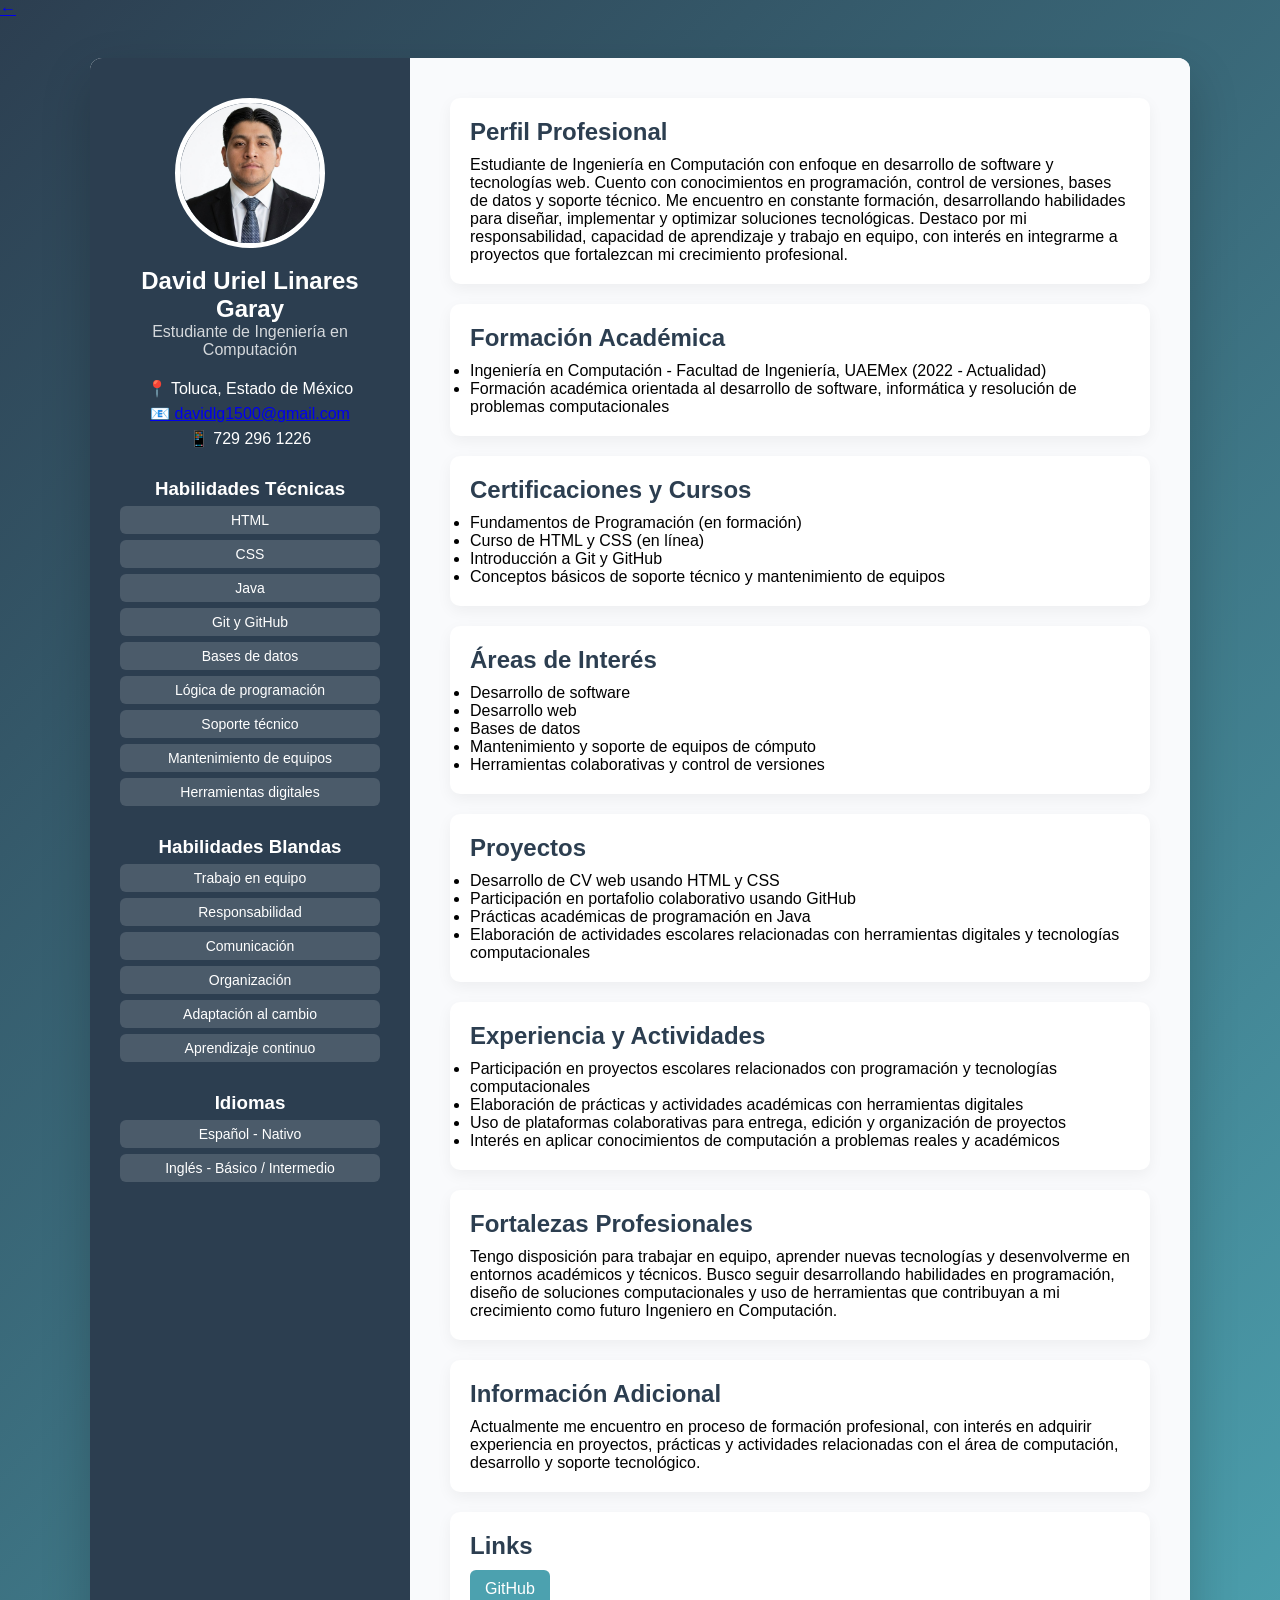
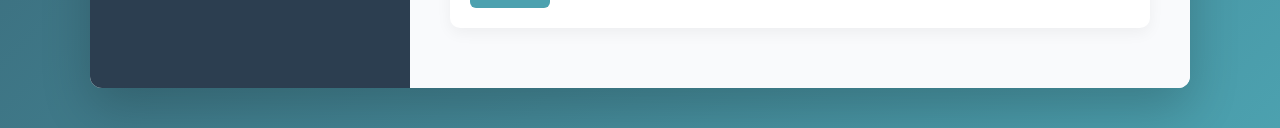
<file: cv/DavidCV/index.html>
<!DOCTYPE html>
<html lang="es">
<head>
    <meta charset="UTF-8">
    <title>CV - David Uriel Linares Garay</title>
    <link rel="stylesheet" href="../../css/styles.css">
    <meta name="viewport" content="width=device-width, initial-scale=1.0">
</head>
<body class="cv">

<a href="../../index.html" class="back-btn">←</a>

<div class="wrapper">

    <!-- SIDEBAR -->
    <aside class="sidebar">
        <img src="../../img/FOTOCV.png" alt="Foto de David Uriel Linares Garay" class="profile-pic">

        <h1 class="cv">David Uriel Linares Garay</h1>
        <p class="role">Estudiante de Ingeniería en Computación</p>

        <div class="contact">
            <p>📍 Toluca, Estado de México</p>
            <p>
                <a href="mailto:davidlg1500@gmail.com?subject=Contacto desde portafolio&body=Hola David, vi tu portafolio y me gustaría ponerme en contacto contigo." title="Enviar correo">
                    📧 davidlg1500@gmail.com
                </a>
            </p>
            <p>📱 729 296 1226</p>
        </div>

        <div class="skills">
            <h3>Habilidades Técnicas</h3>
            <div class="skill">HTML</div>
            <div class="skill">CSS</div>
            <div class="skill">Java</div>
            <div class="skill">Git y GitHub</div>
            <div class="skill">Bases de datos</div>
            <div class="skill">Lógica de programación</div>
            <div class="skill">Soporte técnico</div>
            <div class="skill">Mantenimiento de equipos</div>
            <div class="skill">Herramientas digitales</div>
        </div>

        <div class="skills">
            <h3>Habilidades Blandas</h3>
            <div class="skill">Trabajo en equipo</div>
            <div class="skill">Responsabilidad</div>
            <div class="skill">Comunicación</div>
            <div class="skill">Organización</div>
            <div class="skill">Adaptación al cambio</div>
            <div class="skill">Aprendizaje continuo</div>
        </div>

        <div class="skills">
            <h3>Idiomas</h3>
            <div class="skill">Español - Nativo</div>
            <div class="skill">Inglés - Básico / Intermedio</div>
        </div>
    </aside>

    <!-- CONTENIDO -->
    <main class="content">

        <section class="card">
            <h2>Perfil Profesional</h2>
            <p>
                Estudiante de Ingeniería en Computación con enfoque en desarrollo de software y tecnologías web.
                Cuento con conocimientos en programación, control de versiones, bases de datos y soporte técnico.
                Me encuentro en constante formación, desarrollando habilidades para diseñar, implementar y optimizar
                soluciones tecnológicas. Destaco por mi responsabilidad, capacidad de aprendizaje y trabajo en equipo,
                con interés en integrarme a proyectos que fortalezcan mi crecimiento profesional.
            </p>
        </section>

        <section class="card">
            <h2>Formación Académica</h2>
            <ul>
                <li>Ingeniería en Computación - Facultad de Ingeniería, UAEMex (2022 - Actualidad)</li>
                <li>Formación académica orientada al desarrollo de software, informática y resolución de problemas computacionales</li>
            </ul>
        </section>

        <section class="card">
            <h2>Certificaciones y Cursos</h2>
            <ul>
                <li>Fundamentos de Programación (en formación)</li>
                <li>Curso de HTML y CSS (en línea)</li>
                <li>Introducción a Git y GitHub</li>
                <li>Conceptos básicos de soporte técnico y mantenimiento de equipos</li>
            </ul>
        </section>

        <section class="card">
            <h2>Áreas de Interés</h2>
            <ul>
                <li>Desarrollo de software</li>
                <li>Desarrollo web</li>
                <li>Bases de datos</li>
                <li>Mantenimiento y soporte de equipos de cómputo</li>
                <li>Herramientas colaborativas y control de versiones</li>
            </ul>
        </section>

        <section class="card">
            <h2>Proyectos</h2>
            <ul>
                <li>Desarrollo de CV web usando HTML y CSS</li>
                <li>Participación en portafolio colaborativo usando GitHub</li>
                <li>Prácticas académicas de programación en Java</li>
                <li>Elaboración de actividades escolares relacionadas con herramientas digitales y tecnologías computacionales</li>
            </ul>
        </section>

        <section class="card">
            <h2>Experiencia y Actividades</h2>
            <ul>
                <li>Participación en proyectos escolares relacionados con programación y tecnologías computacionales</li>
                <li>Elaboración de prácticas y actividades académicas con herramientas digitales</li>
                <li>Uso de plataformas colaborativas para entrega, edición y organización de proyectos</li>
                <li>Interés en aplicar conocimientos de computación a problemas reales y académicos</li>
            </ul>
        </section>

        <section class="card">
            <h2>Fortalezas Profesionales</h2>
            <p>
                Tengo disposición para trabajar en equipo, aprender nuevas tecnologías y desenvolverme
                en entornos académicos y técnicos. Busco seguir desarrollando habilidades en programación,
                diseño de soluciones computacionales y uso de herramientas que contribuyan a mi crecimiento
                como futuro Ingeniero en Computación.
            </p>
        </section>

        <section class="card">
            <h2>Información Adicional</h2>
            <p>
                Actualmente me encuentro en proceso de formación profesional, con interés en adquirir
                experiencia en proyectos, prácticas y actividades relacionadas con el área de computación,
                desarrollo y soporte tecnológico.
            </p>
        </section>

        <section class="card">
            <h2>Links</h2>
            <a href="https://github.com/TU_USUARIO_GITHUB" target="_blank" class="btn">GitHub</a>
        </section>

    </main>

</div>

</body>
</html>
</file>
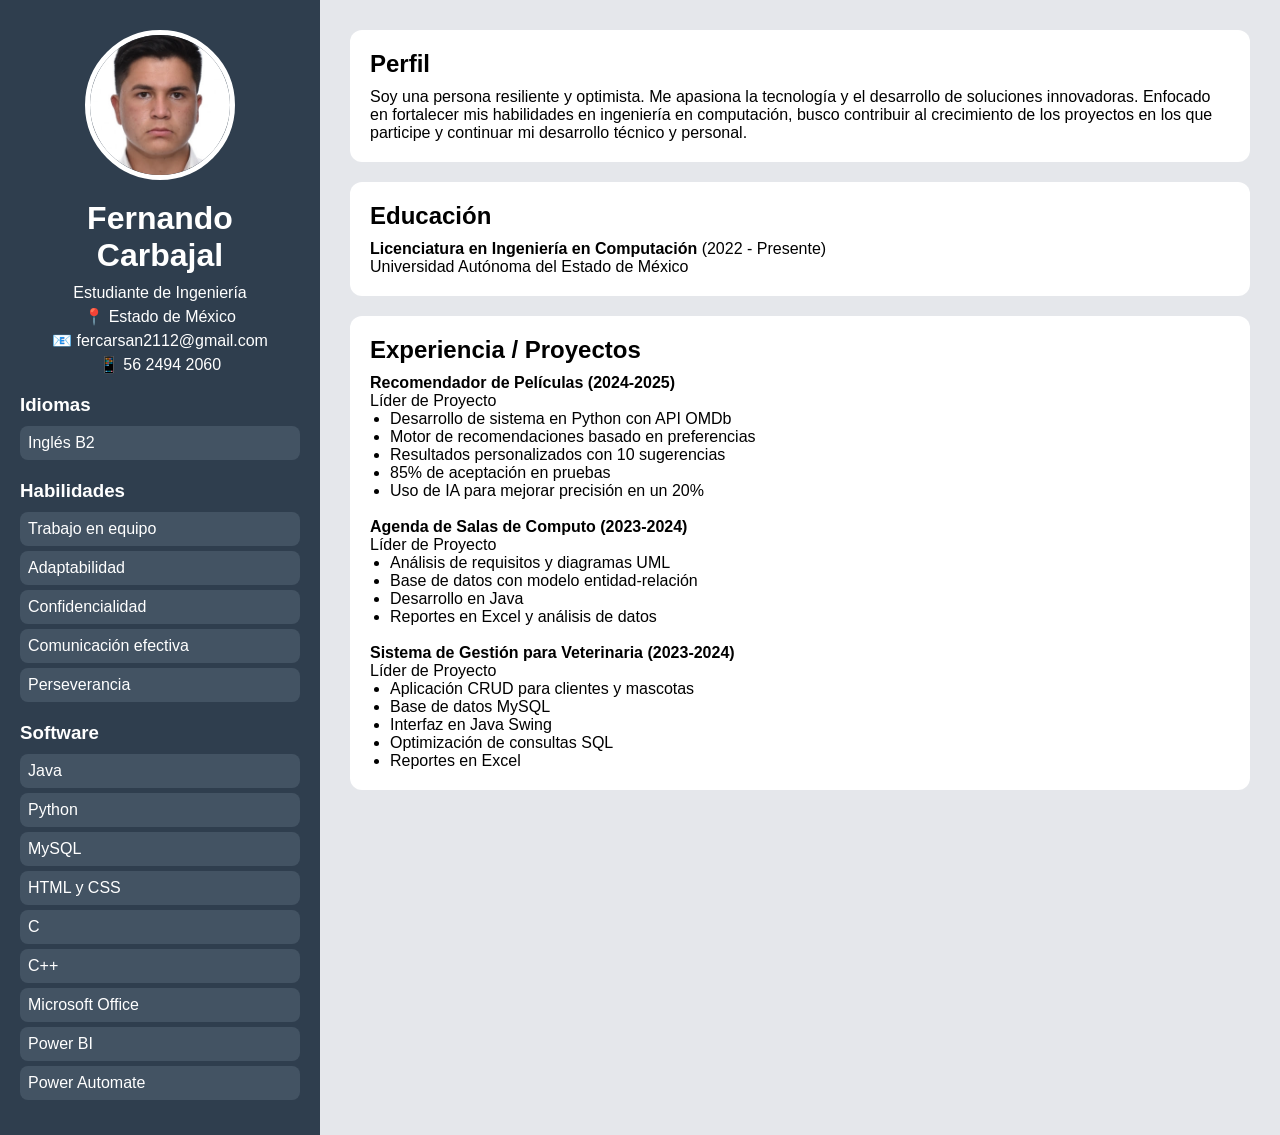
<file: cv/fernando/index.html>
<!DOCTYPE html>
<html lang="es">
<head>
<meta charset="UTF-8">
<meta name="viewport" content="width=device-width, initial-scale=1.0">
<title>Fernando Carbajal | CV</title>

<style>
*{
  margin:0;
  padding:0;
  box-sizing:border-box;
  font-family: Arial, sans-serif;
}

body{
  display:flex;
  background:#e5e7eb;
}

/* SIDEBAR */
.sidebar{
  width:320px;
  background:#2f3e4e;
  color:white;
  padding:30px 20px;
}

.sidebar img{
  width:150px;
  height:150px;
  border-radius:50%;
  border:5px solid white;
  object-fit:cover;
  display:block;
  margin:0 auto 20px;
}

.sidebar h1{
  text-align:center;
  margin-bottom:10px;
}

.sidebar p{
  text-align:center;
  margin:5px 0;
}

.section{
  margin-top:20px;
}

.section h3{
  margin-bottom:10px;
}

.item{
  background:#435363;
  padding:8px;
  margin:5px 0;
  border-radius:8px;
}

/* CONTENIDO */
.content{
  flex:1;
  padding:30px;
}

.card{
  background:white;
  padding:20px;
  border-radius:12px;
  margin-bottom:20px;
}

.card h2{
  margin-bottom:10px;
}

ul{
  margin-left:20px;
}
</style>
</head>

<body>

<div class="sidebar">

<img src="../../img/fernando.jpeg">

<h1>Fernando Carbajal</h1>
<p>Estudiante de Ingeniería</p>

<p>📍 Estado de México</p>
<p>📧 fercarsan2112@gmail.com</p>
<p>📱 56 2494 2060</p>

<div class="section">
<h3>Idiomas</h3>
<div class="item">Inglés B2</div>
</div>

<div class="section">
<h3>Habilidades</h3>
<div class="item">Trabajo en equipo</div>
<div class="item">Adaptabilidad</div>
<div class="item">Confidencialidad</div>
<div class="item">Comunicación efectiva</div>
<div class="item">Perseverancia</div>
</div>

<div class="section">
<h3>Software</h3>
<div class="item">Java</div>
<div class="item">Python</div>
<div class="item">MySQL</div>
<div class="item">HTML y CSS</div>
<div class="item">C</div>
<div class="item">C++</div>
<div class="item">Microsoft Office</div>
<div class="item">Power BI</div>
<div class="item">Power Automate</div>
</div>

</div>

<div class="content">

<div class="card">
<h2>Perfil</h2>
<p>
Soy una persona resiliente y optimista. Me apasiona la tecnología y el desarrollo de soluciones innovadoras.
Enfocado en fortalecer mis habilidades en ingeniería en computación, busco contribuir al crecimiento de los
proyectos en los que participe y continuar mi desarrollo técnico y personal.
</p>
</div>

<div class="card">
<h2>Educación</h2>
<p><b>Licenciatura en Ingeniería en Computación</b> (2022 - Presente)</p>
<p>Universidad Autónoma del Estado de México</p>
</div>

<div class="card">
<h2>Experiencia / Proyectos</h2>

<p><b>Recomendador de Películas (2024-2025)</b></p>
<p>Líder de Proyecto</p>
<ul>
<li>Desarrollo de sistema en Python con API OMDb</li>
<li>Motor de recomendaciones basado en preferencias</li>
<li>Resultados personalizados con 10 sugerencias</li>
<li>85% de aceptación en pruebas</li>
<li>Uso de IA para mejorar precisión en un 20%</li>
</ul>

<br>

<p><b>Agenda de Salas de Computo (2023-2024)</b></p>
<p>Líder de Proyecto</p>
<ul>
<li>Análisis de requisitos y diagramas UML</li>
<li>Base de datos con modelo entidad-relación</li>
<li>Desarrollo en Java</li>
<li>Reportes en Excel y análisis de datos</li>
</ul>

<br>

<p><b>Sistema de Gestión para Veterinaria (2023-2024)</b></p>
<p>Líder de Proyecto</p>
<ul>
<li>Aplicación CRUD para clientes y mascotas</li>
<li>Base de datos MySQL</li>
<li>Interfaz en Java Swing</li>
<li>Optimización de consultas SQL</li>
<li>Reportes en Excel</li>
</ul>

</div>

</div>

</body>
</html>
</file>
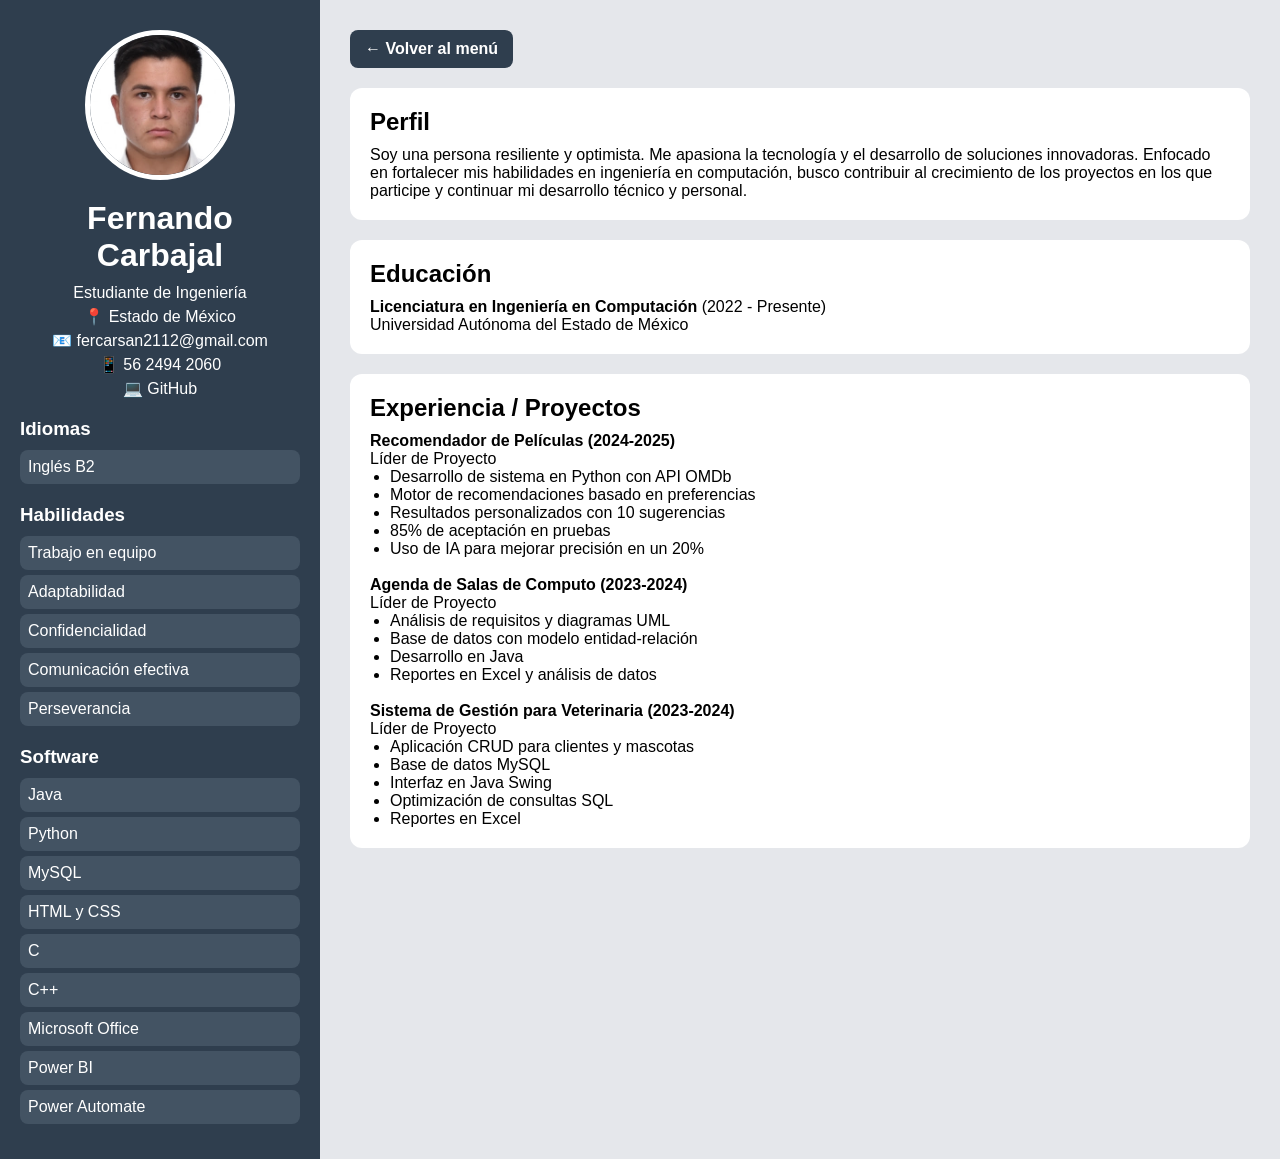
<file: cv/FernandoC/index.html>
<!DOCTYPE html>
<html lang="es">
<head>
<meta charset="UTF-8">
<meta name="viewport" content="width=device-width, initial-scale=1.0">
<title>Fernando Carbajal | CV</title>

<style>
*{
  margin:0;
  padding:0;
  box-sizing:border-box;
  font-family: Arial, sans-serif;
}

body{
  display:flex;
  background:#e5e7eb;
}

.btn-volver{
  display:inline-block;
  margin-bottom:20px;
  padding:10px 15px;
  background:#2f3e4e;
  color:white;
  text-decoration:none;
  border-radius:8px;
  font-weight:bold;
}

.btn-volver:hover{
  background:#1e2a36;
}
/* SIDEBAR */
.sidebar{
  width:320px;
  background:#2f3e4e;
  color:white;
  padding:30px 20px;
}

.sidebar img{
  width:150px;
  height:150px;
  border-radius:50%;
  border:5px solid white;
  object-fit:cover;
  display:block;
  margin:0 auto 20px;
}

.sidebar h1{
  text-align:center;
  margin-bottom:10px;
}

.sidebar p{
  text-align:center;
  margin:5px 0;
}

.sidebar a{
  color:white;
  text-decoration:none;
}

.sidebar a:hover{
  text-decoration:underline;
}

.section{
  margin-top:20px;
}

.section h3{
  margin-bottom:10px;
}

.item{
  background:#435363;
  padding:8px;
  margin:5px 0;
  border-radius:8px;
}

/* CONTENIDO */
.content{
  flex:1;
  padding:30px;
}

.back-btn{
  display:inline-block;
  background:#2f3e4e;
  color:white;
  border:none;
  padding:10px 18px;
  border-radius:10px;
  cursor:pointer;
  margin-bottom:20px;
  font-size:16px;
}

.back-btn:hover{
  background:#435363;
}

.card{
  background:white;
  padding:20px;
  border-radius:12px;
  margin-bottom:20px;
}

.card h2{
  margin-bottom:10px;
}

ul{
  margin-left:20px;
}
</style>
</head>

<body>

<div class="sidebar">

<img src="../../img/fernando.png" alt="Foto de Fernando Carbajal">

<h1>Fernando Carbajal</h1>
<p>Estudiante de Ingeniería</p>

<p>📍 Estado de México</p>
<p>📧 <a href="mailto:fercarsan2112@gmail.com">fercarsan2112@gmail.com</a></p>
<p>📱 56 2494 2060</p>
<p>💻 <a href="https://github.com/carsan211204-commits" target="_blank">GitHub</a></p>

<div class="section">
<h3>Idiomas</h3>
<div class="item">Inglés B2</div>
</div>

<div class="section">
<h3>Habilidades</h3>
<div class="item">Trabajo en equipo</div>
<div class="item">Adaptabilidad</div>
<div class="item">Confidencialidad</div>
<div class="item">Comunicación efectiva</div>
<div class="item">Perseverancia</div>
</div>

<div class="section">
<h3>Software</h3>
<div class="item">Java</div>
<div class="item">Python</div>
<div class="item">MySQL</div>
<div class="item">HTML y CSS</div>
<div class="item">C</div>
<div class="item">C++</div>
<div class="item">Microsoft Office</div>
<div class="item">Power BI</div>
<div class="item">Power Automate</div>
</div>

</div>

<div class="content">

<a href="../../index.html" class="btn-volver">← Volver al menú</a>

<div class="card">
<h2>Perfil</h2>
<p>
Soy una persona resiliente y optimista. Me apasiona la tecnología y el desarrollo de soluciones innovadoras.
Enfocado en fortalecer mis habilidades en ingeniería en computación, busco contribuir al crecimiento de los
proyectos en los que participe y continuar mi desarrollo técnico y personal.
</p>
</div>

<div class="card">
<h2>Educación</h2>
<p><b>Licenciatura en Ingeniería en Computación</b> (2022 - Presente)</p>
<p>Universidad Autónoma del Estado de México</p>
</div>

<div class="card">
<h2>Experiencia / Proyectos</h2>

<p><b>Recomendador de Películas (2024-2025)</b></p>
<p>Líder de Proyecto</p>
<ul>
<li>Desarrollo de sistema en Python con API OMDb</li>
<li>Motor de recomendaciones basado en preferencias</li>
<li>Resultados personalizados con 10 sugerencias</li>
<li>85% de aceptación en pruebas</li>
<li>Uso de IA para mejorar precisión en un 20%</li>
</ul>

<br>

<p><b>Agenda de Salas de Computo (2023-2024)</b></p>
<p>Líder de Proyecto</p>
<ul>
<li>Análisis de requisitos y diagramas UML</li>
<li>Base de datos con modelo entidad-relación</li>
<li>Desarrollo en Java</li>
<li>Reportes en Excel y análisis de datos</li>
</ul>

<br>

<p><b>Sistema de Gestión para Veterinaria (2023-2024)</b></p>
<p>Líder de Proyecto</p>
<ul>
<li>Aplicación CRUD para clientes y mascotas</li>
<li>Base de datos MySQL</li>
<li>Interfaz en Java Swing</li>
<li>Optimización de consultas SQL</li>
<li>Reportes en Excel</li>
</ul>

</div>

</div>

</body>
</html>
</file>
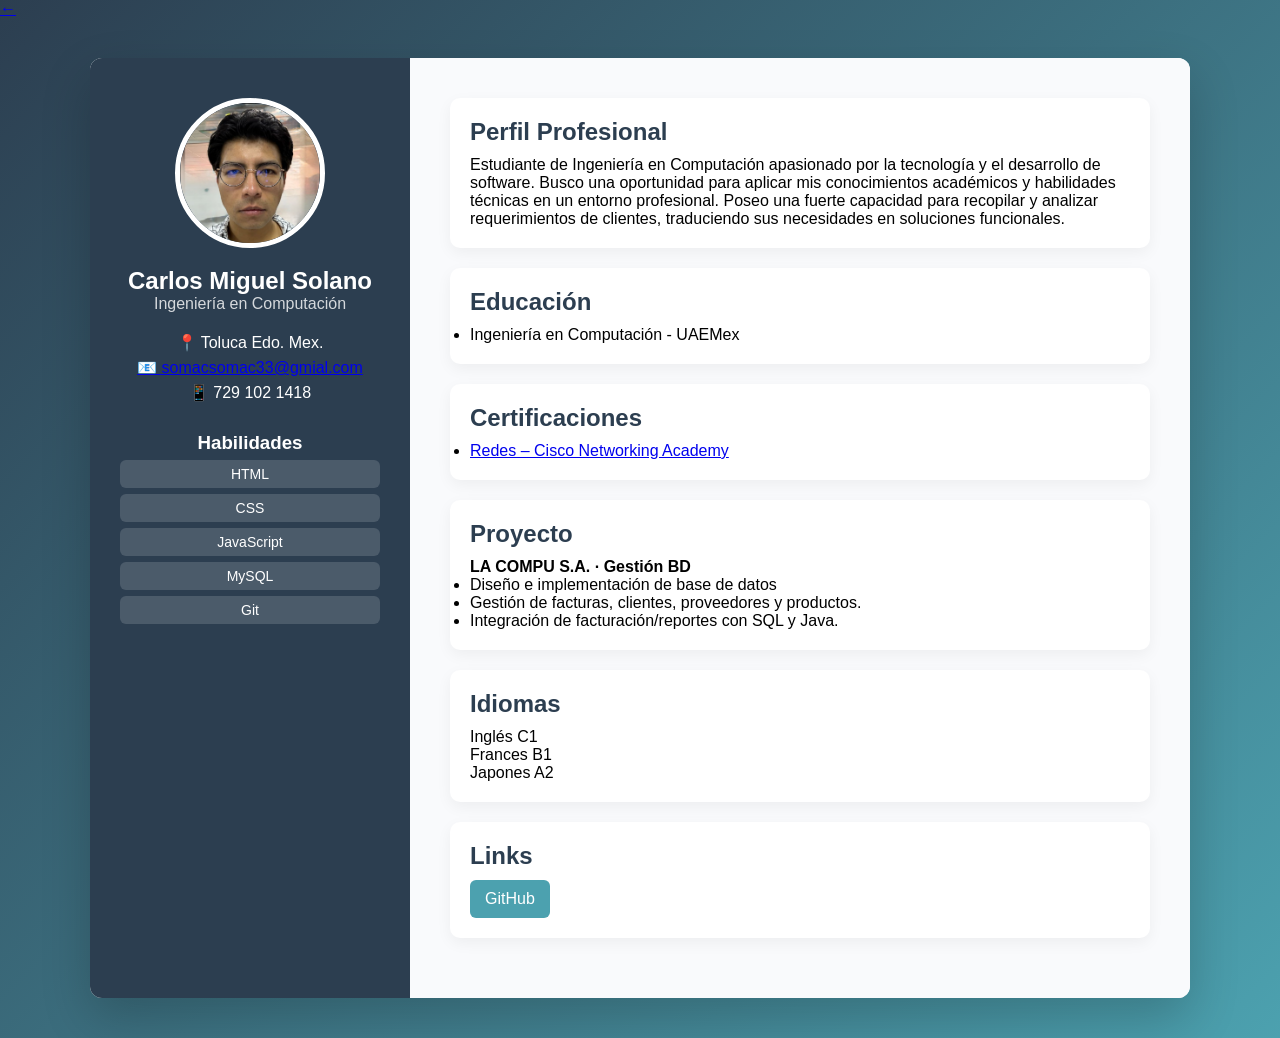
<file: cv/carlos/CV.html>
<!DOCTYPE html>
<html lang="es">
<head>
    <meta charset="UTF-8">
    <title>CV - Carlos Miguel Solano</title>
    <link rel="stylesheet" href="../../css/styles.css">
    <meta name="viewport" content="width=device-width, initial-scale=1.0">
</head>
<body class="cv">

<a href="../../index.html" class="back-btn">←</a>

<div class="wrapper">

    <aside class="sidebar">
        <img src="../../img/CS.png" alt="Foto de perfil" class="profile-pic">

        <h1 class="cv">Carlos Miguel Solano</h1>
        <p class="role">Ingeniería en Computación</p>

        <div class="contact">
            <p>📍 Toluca Edo. Mex.</p>
            <p>
                <a href="mailto:somacsomac33@gmial.com?subject=Contacto desde portafolio&body=Hola Carlos, vi tu portafolio..." title="Enviar Correo">
                    📧 somacsomac33@gmial.com
                </a>
            </p>
            <p>📱 729 102 1418</p>
        </div>

        <div class="skills">
            <h3>Habilidades</h3>
            <div class="skill">HTML</div>
            <div class="skill">CSS</div>
            <div class="skill">JavaScript</div>
            <div class="skill">MySQL</div>
            <div class="skill">Git</div>
        </div>
    </aside>

    <main class="content">

        <section class="card">
            <h2>Perfil Profesional</h2>
            <p>
                Estudiante de Ingeniería en Computación 
                apasionado por la tecnología y el desarrollo de software. 
                Busco una oportunidad para aplicar mis 
                conocimientos académicos y habilidades técnicas en un entorno profesional. 
                Poseo una fuerte capacidad para recopilar 
                y analizar requerimientos de clientes, 
                traduciendo sus necesidades en soluciones funcionales.
            </p>
        </section>

        <section class="card">
            <h2>Educación</h2>
            <ul>
                <li>Ingeniería en Computación - UAEMex</li>
            </ul>
        </section>

        <section class="card">
            <h2>Certificaciones</h2>
            <ul class="certifications">
                <li>
                    <a href="https://www.credly.com/badges/f914c578-de90-4659-85e1-2e0e8f6e10b1" target="_blank" title="Certificado">
                        Redes – Cisco Networking Academy
                    </a>
                </li>
            </ul>
        </section>

        <section class="card">
            <h2>Proyecto</h2>
            <p><strong>LA COMPU S.A. · Gestión BD</strong></p>
            <ul>
                <li>Diseño e implementación de base de datos</li>
                <li>Gestión de facturas, clientes, proveedores y productos.</li>
                <li>Integración de facturación/reportes con SQL y Java.</li>
            </ul>
        </section>

        <section class="card">
            <h2>Idiomas</h2>
            <p>Inglés C1</p>
            <p>Frances B1</p>
            <p>Japones A2</p>
        </section>

        <section class="card">
            <h2>Links</h2>
            <a href="https://github.com/csolanom001" target="_blank" class="btn">GitHub</a>
        </section>

    </main>

</div>

</body>
</html>
</file>
<file: css/styles.css>
* {
    margin: 0;
    padding: 0;
    box-sizing: border-box;
}

body {
    font-family: 'Segoe UI', sans-serif;
    background: linear-gradient(135deg, #2c3e50, #4ca1af);
    min-height: 100vh;
}

/* LAYOUT */
.wrapper {
    display: flex;
    max-width: 1100px;
    margin: 40px auto;
    background: white;
    border-radius: 12px;
    overflow: hidden;
    box-shadow: 0 20px 50px rgba(0,0,0,0.2);
}

/* SIDEBAR */
.sidebar {
    background: #2c3e50;
    color: white;
    width: 320px;
    padding: 40px 30px;
    text-align: center;
}

.profile-pic {
    width: 150px;
    height: 150px;
    border-radius: 50%;
    object-fit: cover;
    border: 5px solid white;
    margin-bottom: 15px;
}

.role {
    opacity: 0.8;
    margin-bottom: 20px;
}

.contact p {
    margin: 6px 0;
}

/* SKILLS */
.skills {
    margin-top: 30px;
}

.skill {
    background: rgba(255,255,255,0.15);
    margin: 6px 0;
    padding: 6px;
    border-radius: 6px;
    font-size: 14px;
}

/* CONTENT */
.content {
    flex: 1;
    padding: 40px;
    background: #f9fafc;
}

.card {
    background: white;
    padding: 20px;
    margin-bottom: 20px;
    border-radius: 10px;
    box-shadow: 0 5px 15px rgba(0,0,0,0.05);
}

h2 {
    margin-bottom: 10px;
    color: #2c3e50;
}

/* BUTTON */
.btn {
    display: inline-block;
    padding: 10px 15px;
    background: #4ca1af;
    color: white;
    border-radius: 6px;
    text-decoration: none;
    transition: 0.3s;
}

.btn:hover {
    background: #2c3e50;
}

/* RESPONSIVE */
@media (max-width: 900px) {
    .wrapper {
        flex-direction: column;
    }

    .sidebar {
        width: 100%;
    }

    .content {
        padding: 25px;
    }

    .profile-pic {
        width: 120px;
        height: 120px;
    }
}

@media (max-width: 600px) {
    .home header h1 {
        font-size: 1.5rem;
    }

    .home .container {
        padding: 15px;
    }
}

/* =========================
   ESTILOS SOLO PARA INDEX (UNIFICADOS)
========================= */
.home {
    display: flex;
    flex-direction: column;
    min-height: 100vh;
    font-family: Arial, sans-serif;
    background: #0f172a;
    color: #e2e8f0;
}

/* HEADER */
.home header {
    background: #1e293b;
    padding: 20px;
    text-align: center;
}

.home header h1 {
    font-size: 2rem;
}

.home header p {
    opacity: 0.8;
}

/* CONTENEDOR */
.home .container {
    flex: 1;
    max-width: 1000px;
    margin: 30px auto;
    padding: 20px;
    width: 100%;
}

/* GRID */
.home .grid {
    display: grid;
    grid-template-columns: repeat(auto-fit, minmax(250px, 280px));
    justify-content: center;
    gap: 25px;
}

/* TARJETAS */
.home .card-index {
    background: #1e293b;
    padding: 25px 20px;
    border-radius: 12px;
    text-align: center;
    transition: 0.3s;
    border: 1px solid #334155;
    min-height: 300px;
}

.home .card-index:hover {
    transform: translateY(-5px);
    background: #334155;
}

/* LINKS */
.home .card-index a {
    text-decoration: none;
    color: #38bdf8;
    font-weight: bold;
    display: flex;
    flex-direction: column;
    align-items: center;
    justify-content: center;
}

.home .card-index img {
    width: 250px;
    height: 250px;
    border-radius: 50%;
    object-fit: cover;
    border: 3px solid #38bdf8;
    margin-bottom: 15px;
    transition: 0.3s;
}

.home .card-index:hover img {
    transform: scale(1.1);
}

.home .card-index h3 {
    margin-top: 10px;
    font-size: 1.5rem;
}

/* FOOTER */
.home footer {
    text-align: center;
    padding: 20px;
    opacity: 0.7;
}

/* =========================
   ESTILOS PARA FILTRADO Y ETIQUETAS
========================= */
.filtros-container {
    background: #1e293b;
    border-radius: 12px;
    padding: 1.5rem;
    margin: 2rem 0;
    border: 1px solid #334155;
}

.filtros-container h3 {
    color: #38bdf8;
    margin-bottom: 1rem;
    font-size: 1.2rem;
    text-align: center;
}

.filtros-buttons {
    display: flex;
    flex-wrap: wrap;
    justify-content: center;
    gap: 0.6rem;
}

.filtro-boton {
    background: #334155;
    border: none;
    padding: 0.5rem 1.2rem;
    border-radius: 40px;
    font-size: 0.85rem;
    font-weight: 500;
    color: #e2e8f0;
    cursor: pointer;
    transition: all 0.2s ease;
    font-family: inherit;
}

.filtro-boton:hover {
    background: #38bdf8;
    color: #0f172a;
    transform: translateY(-2px);
}

.filtro-boton.activo {
    background: #38bdf8;
    color: #0f172a;
    box-shadow: 0 2px 8px rgba(56,189,248,0.3);
}

.reset-btn {
    background: #475569;
}

.reset-btn:hover {
    background: #38bdf8;
}

/* Ocultar tarjetas */
.card-index.oculto {
    display: none;
}

/* Etiquetas de habilidades */
.skills-tags {
    display: flex;
    flex-wrap: wrap;
    justify-content: center;
    gap: 0.5rem;
    margin-top: 1rem;
    padding-top: 0.8rem;
    border-top: 1px solid #334155;
}

.skill-tag {
    display: inline-block;
    background: #0f172a;
    padding: 0.25rem 0.8rem;
    border-radius: 20px;
    font-size: 0.7rem;
    font-weight: 500;
    color: #38bdf8;
    border: 1px solid #38bdf8;
}

/* Contador de resultados */
.contador-filtro {
    text-align: center;
    margin-top: 1rem;
    font-size: 0.85rem;
    color: #94a3b8;
}

/* Ajuste responsive */
@media (max-width: 600px) {
    .skill-tag {
        font-size: 0.65rem;
        padding: 0.2rem 0.6rem;
    }
    
    .filtros-buttons {
        gap: 0.4rem;
    }
    
    .filtro-boton {
        padding: 0.4rem 0.8rem;
        font-size: 0.75rem;
    }
}
</file>
